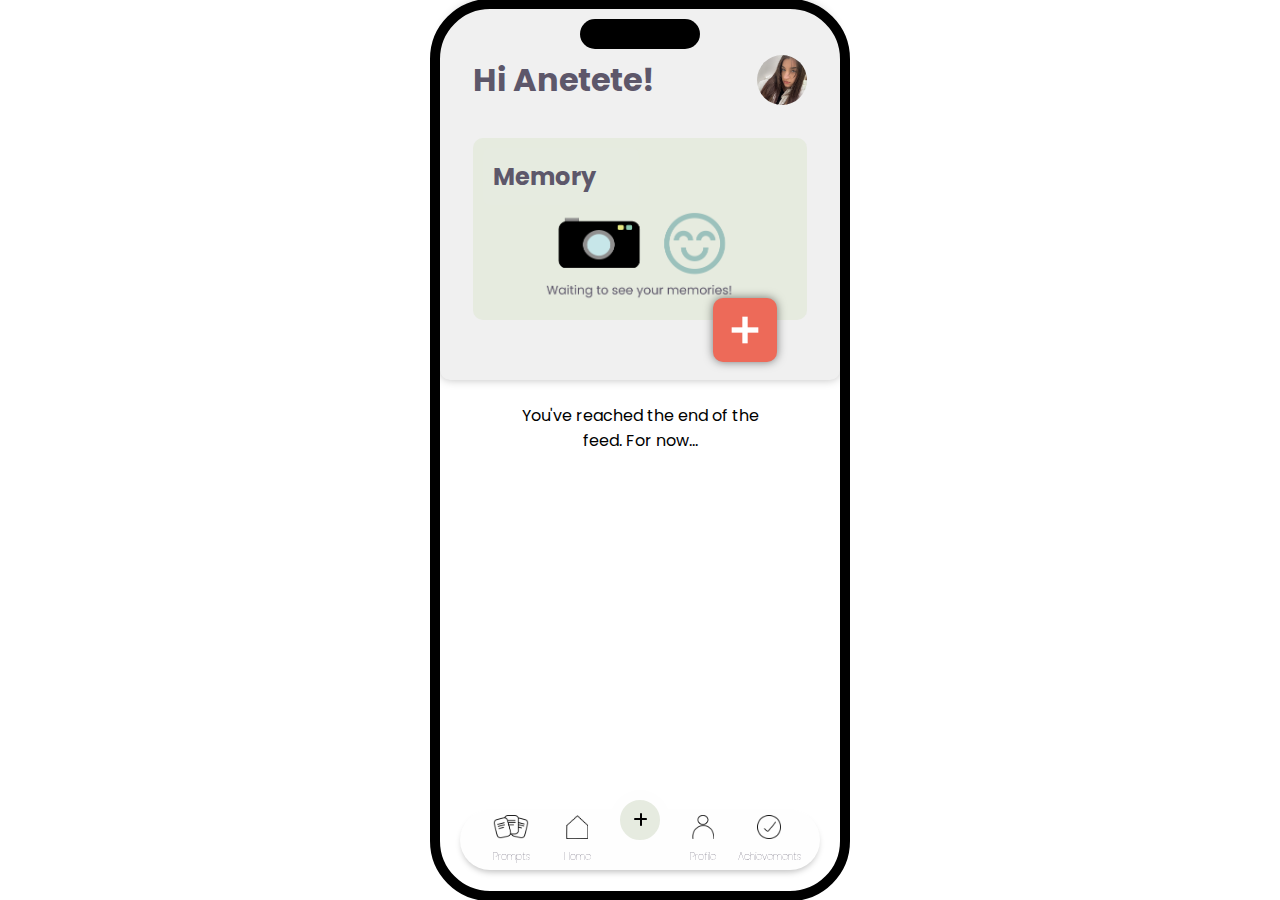
<file: index.html>
<!DOCTYPE html>
<html lang="en">
<head>
    <meta charset="UTF-8">
    <meta name="viewport" content="width=device-width, initial-scale=1.0">
    <title>Document</title>
    <link rel="stylesheet" href="index.css">
    <link href="https://cdnjs.cloudflare.com/ajax/libs/font-awesome/6.0.0-beta3/css/all.min.css" rel="stylesheet">
    <link href="https://fonts.googleapis.com/css2?family=Poppins:wght@300;400;500;600;700&display=swap" rel="stylesheet">
</head>
<body>
    

    <div class="header">

    <div class="content">

        
        
        <header>
            <h1>Hi Anetete!</h1>
           <div class="pfp"> <img src="profile_anetete.jpg" alt="profile_anetete"> </div>
        </header>

        <div class="memory">
            <img id="memory-image" src="memory.jpg" alt="No memory yet.">
            <div class="memory-box">
                <h2>Memory</h2>
                <span id="memory-date" style="color: #5D586A;"></span>
            </div>
        </div>

        
    </div> <!--class memory conten closing div--->

        <div class="js-dynamic-posts">
            <!--
                <div class="post">
            <div class="post-header">
                <img src="profile_anetete.jpg" alt="anetete's photo">
                <div class="post-info">
                    <span style="font-size: 18px;">Anetete</span>
                    <span>28-11-2024</span>
                </div>
            </div>
            <img class="picture" src="post1.jpg" alt="anetete's photo">

        </div>
        
        <div class="post">
            <div class="post-header">
                <img src="profile_anetete.jpg" alt="anetete's photo">
                <div class="post-info">
                    <span style="font-size: 18px;">Anetete</span>
                    <span>14-10-2024</span>
                </div>
            </div>
            <img class="picture" src="post2.jpg" alt="anetete's photo">

        </div>
            -->
        </div>

        <div class="container">
        <div class="end-of-content">
               <span>You've reached the end of the feed. For now...</span>
        </div>
        </div>

    </div> <!--header closing div-->


  <a href="memories.html" class="orange-button">
        <svg width="32" height="32" viewBox="0 0 24 24" xmlns="http://www.w3.org/2000/svg">
            <rect x="10" y="2" width="4" height="20" fill="white"/>
            <rect x="2" y="10" width="20" height="4" fill="white"/>
          </svg>
    </a>
    
    <input type="file" id="file-input" accept="image/*" style="display: none;">

    <nav>
        <div class="nav-line">
        
        <a href="prompts.html" class="nav-item">
            <img src="prompts.png" alt="Prompts" class="nav-icon">
            <span>Prompts</span>
        </a>
        <a href="index.html" class="nav-item">
            <img src="home.png" alt="Home" class="nav-icon">
            <span>Home</span>
        </a>

        <a href="#new" class="new-item plus-button js-new-item-button">
            <i class="fas fa-plus plus-icon"></i>
        </a>

        <a href="profile.html" class="nav-item">
            <img src="profile.png" alt="Profile" class="nav-icon">
            <span>Profile</span>
        </a>
        <a href="achievements.html" class="nav-item">
            <img src="achievements.png" alt="Achievements" class="nav-icon">
            <span>Achievements</span>
        </a>
        </div>
    </nav>

    <div class="phone-frame">
        <div class="camera"></div>
    </div>

    <script src="index.js"></script>

</body>
</html>
</file>
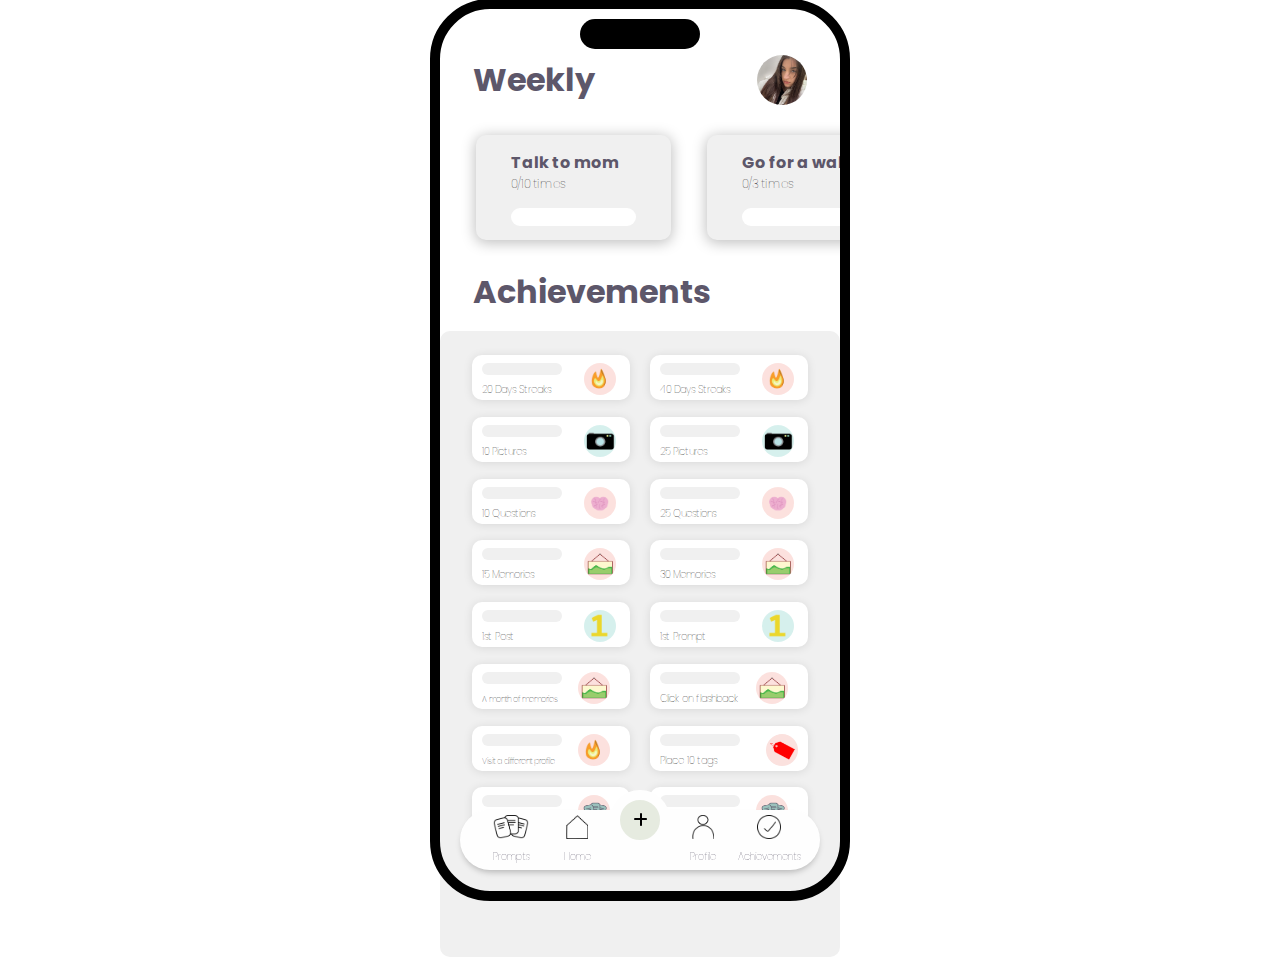
<file: achievements.html>
<!DOCTYPE html>
<html lang="en">
<head>
    <meta charset="UTF-8">
    <meta name="viewport" content="width=device-width, initial-scale=1.0">
    <title>Document</title>
    <link rel="stylesheet" href="achievements.css">
    <link href="https://fonts.googleapis.com/css2?family=Poppins:wght@300;400;500;600;700&display=swap" rel="stylesheet">
    <link href="https://cdnjs.cloudflare.com/ajax/libs/font-awesome/6.0.0-beta3/css/all.min.css" rel="stylesheet">
</head>
<body>

    <div class="content">

    <header>
        <h1>Weekly</h1>
        <div class="pfp">
        <img src="profile_anetete.jpg" alt="profile picture">
        </div>
    </header>

    <div class="weekly-achievements">
    <div class="weekly-box">
        <h5>Talk to mom</h5>
        <span>0/10 times</span>
        <div class="progress-bar"></div>
    </div>
    <div class="weekly-box">
        <h5>Go for a walk</h5>
        <span>0/3 times</span>
        <div class="progress-bar"></div>
    </div>
    <div class="weekly-box">
        <h5>Eat together</h5>
        <span>0/5 times</span>
        <div class="progress-bar"></div>
    </div>
    </div>

    <header2>
        <h1>Achievements</h1>
    </header2>

    
    <div class="achievements-container">
        <div class="achievement-box"> 
            <div class="achievement">
            <div class="small-bar"></div>
            <span>20 Days Streaks</span>
            </div>
            <img src="fire.png" class="badge" alt="fire">
        </div>
        <div class="achievement-box">
            <div class="achievement">
                <div class="small-bar"></div>
                <span>40 Days Streaks</span>
                </div>
                <img src="fire.png" class="badge" alt="fire">
        </div>
        <div class="achievement-box">
            <div class="achievement">
                <div class="small-bar"></div>
                <span>10 Pictures</span>
                </div>
                <img src="camera.png" class="badge" alt="fire">
        </div>
        <div class="achievement-box">
            <div class="achievement">
                <div class="small-bar"></div>
                <span>25 Pictures</span>
                </div>
                <img src="camera.png" class="badge" alt="fire">
        </div>
        <div class="achievement-box">
            <div class="achievement">
                <div class="small-bar"></div>
                <span>10 Questions</span>
                </div>
                <img src="brain.png" class="badge" alt="fire">
        </div>
        <div class="achievement-box">
            <div class="achievement">
                <div class="small-bar"></div>
                <span>25 Questions</span>
                </div>
                <img src="brain.png" class="badge" alt="fire">
        </div>
        <div class="achievement-box">
            <div class="achievement">
                <div class="small-bar"></div>
                <span>15 Memories</span>
                </div>
                <img src="picture.png" class="badge" alt="fire">
        </div>
        <div class="achievement-box">
            <div class="achievement">
                <div class="small-bar"></div>
                <span>30 Memories</span>
                </div>
                <img src="picture.png" class="badge" alt="fire">
        </div>
        <div class="achievement-box">
            <div class="achievement">
                <div class="small-bar"></div>
                <span>1st Post</span>
                </div>
                <img src="one.png" class="badge" alt="fire">
        </div>
        <div class="achievement-box">
            <div class="achievement">
                <div class="small-bar"></div>
                <span>1st Prompt</span>
                </div>
                <img src="one.png" class="badge" alt="fire">
        </div>
        <div class="achievement-box" style="column-gap: 16px;">
            <div class="achievement">
                <div class="small-bar"></div>
                <span style="font-size: 8px;">A month of memories</span>
                </div>
                <img src="picture.png" class="badge" alt="fire">
        </div>
        <div class="achievement-box" style="column-gap: 16px;"> 
            <div class="achievement">
                <div class="small-bar"></div>
                <span>Click on flashback</span>
                </div>
                <img src="picture.png" class="badge" alt="fire">
        </div>
        <div class="achievement-box" style="column-gap: 16px;">
            <div class="achievement">
                <div class="small-bar"></div>
                <span style="font-size: 8px;">Visit a different profile</span>
                </div>
                <img src="fire.png" class="badge" alt="fire">
        </div>
        <div class="achievement-box" style="column-gap: 26px;">
            <div class="achievement">
                <div class="small-bar"></div>
                <span>Place 10 tags</span>
                </div>
                <img src="tag.png" class="badge" alt="fire">
        </div>
        <div class="achievement-box" style="column-gap: 16px;">
            <div class="achievement">
                <div class="small-bar"></div>
                <span style="font-size: 8px;">Make 5 new prompts</span>
                </div>
                <img src="prompt.png" class="badge" alt="fire">
        </div>
        <div class="achievement-box" style="column-gap: 16px;">
            <div class="achievement">
                <div class="small-bar"></div>
                <span style="font-size: 8px;">Make 10 new prompts</span>
                </div>
                <img src="prompt.png" class="badge" alt="fire">
        </div> 
    </div>    
    </div>

    <nav>
        <div class="nav-line">
        
        <a href="prompts.html" class="nav-item">
            <img src="prompts.png" alt="Prompts" class="nav-icon">
            <span>Prompts</span>
        </a>
        <a href="index.html" class="nav-item">
            <img src="home.png" alt="Home" class="nav-icon">
            <span>Home</span>
        </a>

        <a href="index.html" class="new-item">
            <i class="fas fa-plus plus-icon"></i>
        </a>

        <a href="profile.html" class="nav-item">
            <img src="profile.png" alt="Profile" class="nav-icon">
            <span>Profile</span>
        </a>
        <a href="achievements.html" class="nav-item">
            <img src="achievements.png" alt="Achievements" class="nav-icon">
            <span>Achievements</span>
        </a>
        </div>
    </nav>
    
    <div class="phone-frame">
        <div class="camera"></div>
    </div>
    <script src="index.js"></script>
</body>

</html>
</file>
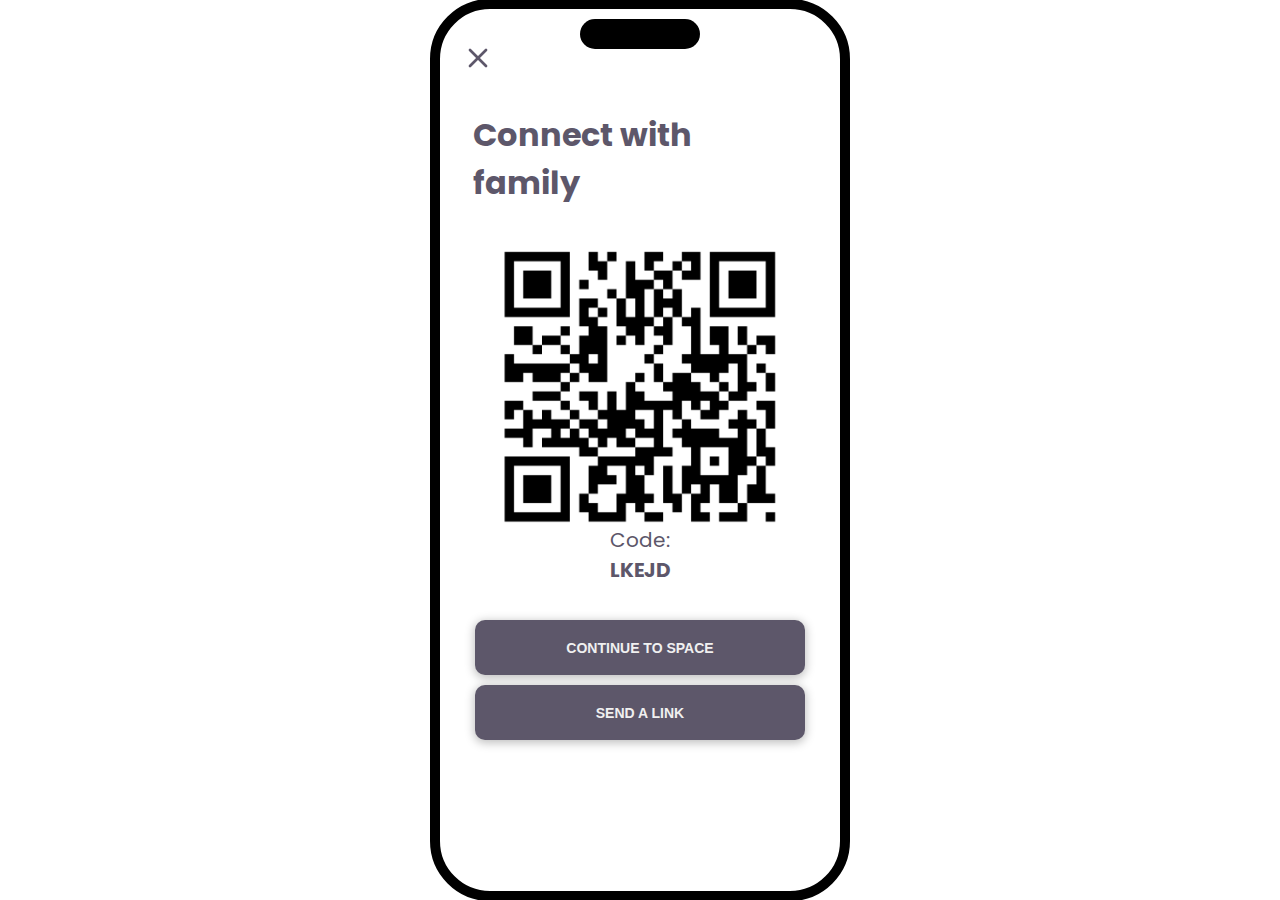
<file: connect.html>
<!DOCTYPE html>
<html lang="en">
<head>
    <meta charset="UTF-8">
    <meta name="viewport" content="width=device-width, initial-scale=1.0">
    <title>Document</title>
    <link rel="stylesheet" href="connect.css">
    <link href="https://fonts.googleapis.com/css2?family=Poppins:wght@300;400;500;600;700&display=swap" rel="stylesheet">
    <link href="https://cdnjs.cloudflare.com/ajax/libs/font-awesome/6.0.0-beta3/css/all.min.css" rel="stylesheet">
</head>
<body>
    <div class="content">
       <a href="profile.html"> <svg xmlns="http://www.w3.org/2000/svg" width="32" height="32" viewBox="0 0 24 24" fill="none" stroke="currentColor" stroke-width="2" stroke-linecap="round" stroke-linejoin="round">
            <line x1="18" y1="6" x2="6" y2="18"></line>
            <line x1="6" y1="6" x2="18" y2="18"></line>
          </svg> </a>
       <header>
        <h1>Connect with<br> family</h1>
    </header> 
        <div class="qr-container">
        <img src="qrcode.png" alt="qr code">
        <span>Code:</span>
        <span style="font-weight: bold;">LKEJD</span>
        </div>

        <div class="button-container">
            <a href="profile.html"><button>CONTINUE TO SPACE</button></a>
            <button>SEND A LINK</button>
        </div>

    </div>
    

    <div class="phone-frame">
        <div class="camera"></div>
    </div>
</body>
</html>
</file>
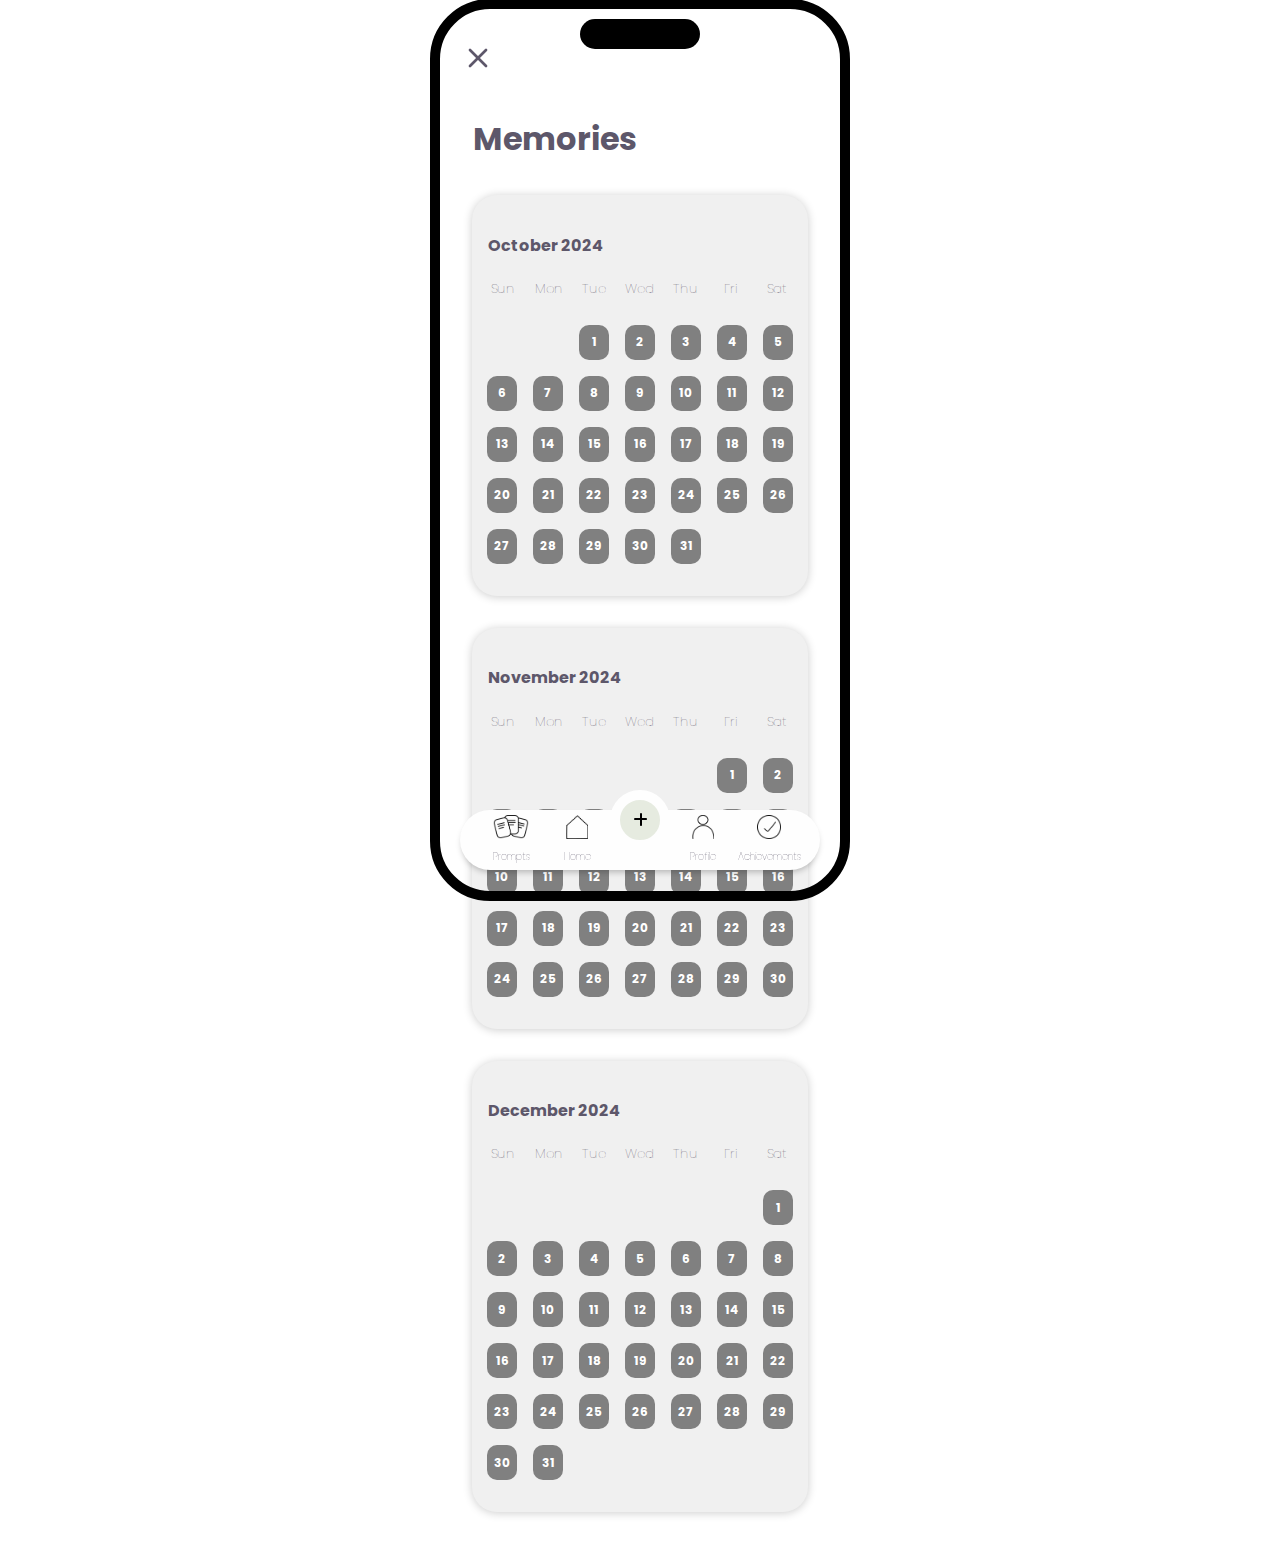
<file: memories.html>
<!DOCTYPE html>
<html lang="en">
<head>
    <meta charset="UTF-8">
    <meta name="viewport" content="width=device-width, initial-scale=1.0">
    <title>Document</title>
    <link rel="stylesheet" href="memories.css">
    <link href="https://cdnjs.cloudflare.com/ajax/libs/font-awesome/6.0.0-beta3/css/all.min.css" rel="stylesheet">
    <link href="https://fonts.googleapis.com/css2?family=Poppins:wght@300;400;500;600;700&display=swap" rel="stylesheet">
</head>
<body>
        <div class="content">
            <a href="index.html"> <svg xmlns="http://www.w3.org/2000/svg" width="32" height="32" viewBox="0 0 24 24" fill="none" stroke="currentColor" stroke-width="2" stroke-linecap="round" stroke-linejoin="round">
                <line x1="18" y1="6" x2="6" y2="18"></line>
                <line x1="6" y1="6" x2="18" y2="18"></line>
              </svg> </a>
         <h1>Memories</h1>
    
          

            <div class="container">
                <h4>October 2024</h4>
                <div class="days-of-week">
                    <span>Sun</span>
                    <span>Mon</span>
                    <span>Tue</span>
                    <span>Wed</span>
                    <span>Thu</span>
                    <span>Fri</span>
                    <span>Sat</span>
                  </div>
                <div class="cards-container-october">
                </div>
            </div>

            <div class="container">
                <h4>November 2024</h4>
                <div class="days-of-week">
                    <span>Sun</span>
                    <span>Mon</span>
                    <span>Tue</span>
                    <span>Wed</span>
                    <span>Thu</span>
                    <span>Fri</span>
                    <span>Sat</span>
                  </div>
                <div class="cards-container-november">
                </div>
            </div>

            <div class="container">
                <h4>December 2024</h4>
                <div class="days-of-week">
                    <span>Sun</span>
                    <span>Mon</span>
                    <span>Tue</span>
                    <span>Wed</span>
                    <span>Thu</span>
                    <span>Fri</span>
                    <span>Sat</span>
                  </div>
                <div class="cards-container-december">
                </div>
            </div>

        
            <input type="file" id="fileInput" accept="image/*" style="display: none;">
        </div>

        <nav>
            <div class="nav-line">
            
            <a href="prompts.html" class="nav-item">
                <img src="prompts.png" alt="Prompts" class="nav-icon">
                <span>Prompts</span>
            </a>
            <a href="index.html" class="nav-item">
                <img src="home.png" alt="Home" class="nav-icon">
                <span>Home</span>
            </a>
    
            <a href="#new" class="new-item plus-button js-new-item-button">
                <i class="fas fa-plus plus-icon"></i>
            </a>
    
            <a href="profile.html" class="nav-item">
                <img src="profile.png" alt="Profile" class="nav-icon">
                <span>Profile</span>
            </a>
            <a href="achievements.html" class="nav-item">
                <img src="achievements.png" alt="Achievements" class="nav-icon">
                <span>Achievements</span>
            </a>
            </div>
        </nav>

        <div class="phone-frame">
            <div class="camera"></div>
        </div>

        <script src="memories.js">
        </script>
</body>
</html>
</file>
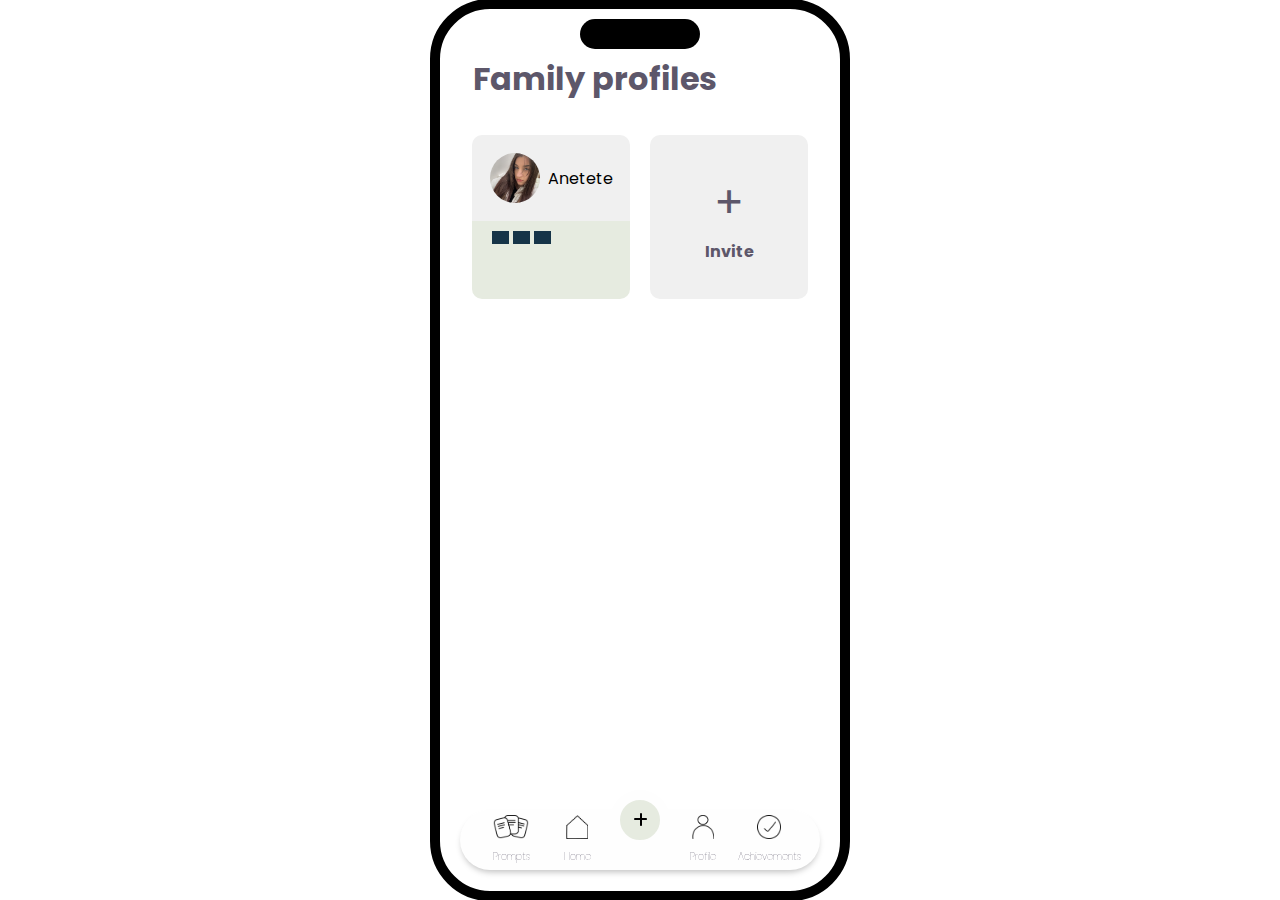
<file: profile.html>
<!DOCTYPE html>
<html lang="en">
<head>
    <meta charset="UTF-8">
    <meta name="viewport" content="width=device-width, initial-scale=1.0">
    <title>Document</title>
    <link rel="stylesheet" href="profile.css">
    <link href="https://cdnjs.cloudflare.com/ajax/libs/font-awesome/6.0.0-beta3/css/all.min.css" rel="stylesheet">
    <link href="https://fonts.googleapis.com/css2?family=Poppins:wght@300;400;500;600;700&display=swap" rel="stylesheet">
</head>
<body>
    <div class="content">
    <header>
        <h1>Family profiles</h1>
    </header>
        <div class="profiles-container">
            <div class="box">
                <div class="profile">  
                    <img src="profile_anetete.jpg" alt="anetete pfp">
                    <span>Anetete</span>
                </div>
            <div class="profile-footer">
                <div class="square"></div>
                <div class="square"></div>
                <div class="square"></div>
            </div>
            </div> <!--box closing-->
            <div class="invite">
                <a href="connect.html" style="font-size: 44px; font-weight: medium; text-decoration: none; color:#5D576A">+</a>
                <span style="font-size: 16px; font-weight: bold;">Invite</span>
            </div>
            <!--
            <div class="box">
                <div class="profile">    
            </div>
            <div class="profile-footer"></div>
            </div>
            <div class="box">
                <div class="profile">    
            </div>
            <div class="profile-footer"></div>
            </div>
            <div class="box">
                <div class="profile">    
            </div>
            <div class="profile-footer"></div>
            </div>
        -->
        </div>


    </div>
    
    <nav>
        <div class="nav-line">
        
        <a href="prompts.html" class="nav-item">
            <img src="prompts.png" alt="Prompts" class="nav-icon">
            <span>Prompts</span>
        </a>
        <a href="index.html" class="nav-item">
            <img src="home.png" alt="Home" class="nav-icon">
            <span>Home</span>
        </a>

        <a href="index.html" class="new-item">
            <i class="fas fa-plus plus-icon"></i>
        </a>

        <a href="profile.html" class="nav-item">
            <img src="profile.png" alt="Profile" class="nav-icon">
            <span>Profile</span>
        </a>
        <a href="achievements.html" class="nav-item">
            <img src="achievements.png" alt="Achievements" class="nav-icon">
            <span>Achievements</span>
        </a>
        </div>
    </nav>
    <div class="phone-frame">
        <div class="camera"></div>
    </div>
    <script src="index.js"></script>
</body>
</html>
</file>
<file: index.css>
body{
    font-family: 'Poppins', sans-serif;
    display: flex;
    justify-content: center;
    align-items: center;
    margin: 0;
    padding: 0;
    flex-direction: column;
}
.phone-frame{
    width: 400px;
    height: 98vh;
    border-radius: 60px;
    overflow: hidden;
    border: 10px solid black;
    position: fixed;
    top: 50%;
    left: 50%;
    transform: translate(-50%, -50%);
    pointer-events: none;
}
.camera{
    width: 120px;
    height: 30px;
    border-radius: 20px;
    background-color: black;
    position: relative;
    top: 10px;
    left: 50%;
    transform: translateX(-50%);
}
.content{
    width: 400px;
    overflow: hidden;
    border-radius: 60px;
    top: 0px;
}

nav{
    width: 360px;
    height: 60px;
    background-color: #fefefe;
    border-radius: 40px;
    display: flex;
    justify-content: center;
    align-items: center;
    position: absolute;
    bottom: 30px;
    left: 0;
    padding: 20px 0;
    left: 50%; 
    transform: translateX(-50%);
    box-shadow: 0 4px 6px -2px rgba(0, 0, 0, 0.25);
    padding: 0;
    margin: 0;
    position: fixed;
}

.nav-line{
    width: 90%;
    height: 100%;
    display: flex;
    align-items: center;
    flex-direction: row;
}
.nav-item{
    list-style: none;
    display: flex;
    align-items: center;
    flex-direction: column; 
    width: 100%;    
    cursor: pointer; 
    text-decoration: none;
    z-index: 10;
}

.nav-item .nav-icon {
    width: auto; 
    height: 24px; 
    padding-bottom: 10px;
  }

.nav-item span{
    flex-direction: column;
    color: #5D576A;
    font-size: 10px;
    font-weight: lighter;
}

.new-item{
    border-radius: 50%;
    width: 40px;
    height: 40px;
    background-color: #E6EBE0;
    border: #fefefe solid 10px;
    position: relative; /* Enable relative positioning */
    top: -20px; /* Move the circle up by 20px */
    z-index: 1; /* Ensure the circle is above other elements */
    text-decoration: none;
}

.new-item .plus-icon{
    width: 40px;
    height: 40px;
    display: flex;
    justify-content: center;
    align-items: center;
    color: black;
}
h1, h2{
    color: #5d576a;
    margin: 0;
}
header{
    display: flex;
    justify-content: space-between;
    align-items: center;
    padding-left: 33px;
    padding-right: 33px;
    padding-top: 55px;
    padding-bottom: 0;
}
.pfp{
    width: 50px;
    height: 50px;
    border-radius: 50%;
    overflow: hidden;
}
.pfp img{
    width: 100%;
    height: 100%;
    object-fit: cover;
}
.memory{
    display: flex;
    padding: 33px;
    height: 182px;
}
.memory img{
    width: 100%;
    height: 100%;
    border-radius: 10px;
    object-fit: cover;
}
.memory-box{
    width: 146px;
    height: 57px;
    background-color: #E6EBE0;
    border-radius: 7px;
    position: absolute;
    margin-left: 10px;
    margin-top: 10px;
    display: flex;
    flex-direction: column; 
    justify-content: center;
    text-align: left;
    padding-left: 10px;
}
.orange-button{
    width: 64px;
    height: 64px;
    background-color: #ED6A59;
    border-radius: 10px;
    border: none;
    position: absolute;
    margin-left: 210px;
    margin-top: 280px;
    padding: 0;
    display: flex;
    justify-content: center;
    align-items: center;
    box-shadow: 0px 0px 10px rgba(0, 0, 0, 0.5);
    cursor: pointer;
}

.header{
    width: 400px;
    height: 380px;
    background-color: #F0F0F0;
    box-shadow: 0px 0px 10px rgba(0, 0, 0, 0.25);
    border-radius: 50px 50px 10px 10px;
    padding: 0px;
    margin: 0px;
}
.post{
    position: relative;
    margin: 30px;
    padding-top: 30px;
}
.post-header{
    display: flex;
    margin-bottom: 10px;
}
.post-header img{
    width: 42px;
    height: 42px;
    border-radius: 50%;
    object-fit: cover;
    
}
.post-info{
    display: flex;
    flex-direction: column;
    font-size: 12px;
    margin-left: 5px;
    color: #5D576A;
}
.picture{
    width: 100%;
    height: 200px;
    object-fit: cover;
    border-radius: 0px 10px 10px 10px;
}
.phone-frame, .camera, .header {
    pointer-events: none;
}
#posts-container {
    margin-top: 20px; /* Optional: Adds some space between the memory section and posts */
    display: flex;
    flex-direction: column;  /* Ensures posts stack vertically */
    gap: 20px; /* Optional: Adds some gap between posts */
}
.end-of-content{
    width: 250px;
    text-align: center;
}
.container{
    width: 400px;
    display: flex;
    justify-content: center;
    align-items: center;
    margin-top: 50px;
    padding-bottom: 150px;
}
</file>
<file: achievements.css>
body{
    font-family: 'Poppins', sans-serif;
    display: flex;
    justify-content: center;
    align-items: center;
    margin: 0;
    padding: 0;
    flex-direction: column;
}
.phone-frame{
    width: 400px;
    height: 98vh;
    border-radius: 60px;
    overflow: hidden;
    border: 10px solid black;
    position: fixed;
    top: 50%;
    left: 50%;
    transform: translate(-50%, -50%);
    pointer-events: none;
}
.camera{
    width: 120px;
    height: 30px;
    border-radius: 20px;
    background-color: black;
    position: relative;
    top: 10px;
    left: 50%;
    transform: translateX(-50%);
}
.content{
    width: 400px;
    overflow: hidden;
    top: 0px;
    padding-bottom: 10px;
}
nav{
    width: 360px;
    height: 60px;
    background-color: #fefefe;
    border-radius: 40px;
    display: flex;
    justify-content: center;
    align-items: center;
    position: absolute;
    bottom: 30px;
    left: 0;
    padding: 20px 0;
    left: 50%; 
    transform: translateX(-50%);
    box-shadow: 0 4px 6px -2px rgba(0, 0, 0, 0.25);
    padding: 0;
    margin: 0;
    position: fixed;
}

.nav-line{
    width: 90%;
    height: 100%;
    display: flex;
    align-items: center;
    flex-direction: row;
}
.nav-item{
    list-style: none;
    display: flex;
    align-items: center;
    flex-direction: column; 
    width: 100%;    
    cursor: pointer; 
    text-decoration: none;
    z-index: 10;
}

.nav-item .nav-icon {
    width: auto; 
    height: 24px; 
    padding-bottom: 10px;
  }

.nav-item span{
    flex-direction: column;
    color: #5D576A;
    font-size: 10px;
    font-weight: lighter;
}

.new-item{
    border-radius: 50%;
    width: 40px;
    height: 40px;
    background-color: #E6EBE0;
    border: #fefefe solid 10px;
    position: relative; 
    top: -20px; 
    z-index: 1;
    text-decoration: none;
}

.new-item .plus-icon{
    width: 40px;
    height: 40px;
    display: flex;
    justify-content: center;
    align-items: center;
    color: black;
}
h1, h2, h5{
    color: #5d576a;
    margin: 0;
}
header{
    display: flex;
    justify-content: space-between;
    align-items: center;
    padding-left: 33px;
    padding-right: 33px;
    padding-top: 55px;
    padding-bottom: 0;
}
header2{
    display: flex;
    justify-content: space-between;
    align-items: center;
    padding-left: 33px;
    padding-right: 33px;
    padding-top: 12px;
    padding-bottom: 15px;
}
.pfp{
    width: 50px;
    height: 50px;
    border-radius: 50%;
    overflow: hidden;
}
.pfp img{
    width: 100%;
    height: 100%;
    object-fit: cover;
}
.weekly-achievements{
    display: flex;
    overflow-x: auto; 
    width: 100%;
    gap: 36px;
    padding-top: 30px;
    padding-left: 36px;
    padding-bottom: 16px; 
    scrollbar-width: none;
}
.weekly-box{
    min-width: 195px;
    height: 105px;
    border-radius: 10px;
    background-color: #F0F0F0;
    box-shadow: 0 2px 14px 1px rgba(0, 0, 0, 0.25);
    display: flex;
    flex-direction: column;
    text-align: left;
    justify-content: center;
}
.weekly-box h5{
    font-size: 16px;
    margin-left: 35px;
}
.weekly-box span{
    font-size: 12px; 
    font-weight: lighter;
    margin-left: 35px;
}
.progress-bar{
    width: 125px;
    height: 18px;
    background-color: #ffffff;
    border-radius: 10px;
    margin-top: 15px;
    margin-left: 35px;
}
.achievements-container{
    width: 100%x;
    height: 480px;
    background-color: #F0F0F0;
    border-radius: 10px;
    padding-top: 24px;
    padding-left: 32px;
    padding-right: 32px;
    padding-bottom: 122px;
    border-radius: 10px;
    display: grid;
    grid-template-columns: repeat(2, 1fr);
    column-gap: 20px;
    row-gap: 14px;
}
.achievement-box{
    width: 100%;
    height: 45px;
    background-color: #ffffff;
    border-radius: 10px;
    margin: 0;
    padding: 0;
    box-shadow: 0 1px 10px 0px rgba(0, 0, 0, 0.1);
    display: flex;
    flex-direction: row;
    column-gap: 22px;
}
.small-bar{
    width: 80px;
    height: 12px;
    background-color: #F0F0F0;
    border-radius: 10px;
}
.achievement-box img{
    width: 32px;
    height: 32px;
    border-radius: 50%;
    object-fit: cover;
    margin-top: 8px;
}
.achievement-box span{
    font-size: 10px; 
    font-weight: lighter;
}
.achievement{
    padding-left: 10px;
    padding-top: 8px;
}
</file>
<file: connect.css>
body{
    font-family: 'Poppins', sans-serif;
    display: flex;
    justify-content: center;
    align-items: center;
    margin: 0;
    padding: 0;
    flex-direction: column;
}
.phone-frame{
    width: 400px;
    height: 98vh;
    border-radius: 60px;
    overflow: hidden;
    border: 10px solid black;
    position: fixed;
    top: 50%;
    left: 50%;
    transform: translate(-50%, -50%);
    pointer-events: none;
}
.camera{
    width: 120px;
    height: 30px;
    border-radius: 20px;
    background-color: black;
    position: relative;
    top: 10px;
    left: 50%;
    transform: translateX(-50%);
}
.content{
    width: 400px;
    overflow: hidden;
    top: 0px;
    padding-bottom: 10px;
}
h1, h2, h5{
    color: #5d576a;
    margin: 0;
}
header{
    display: flex;
    justify-content: space-between;
    align-items: right;
    padding-left: 33px;
    padding-top: 72px;
    padding-bottom: 0;
    margin-bottom: 0px;
}
.content svg{
    position: relative;
    top: 42px;
    left: 22px;
    color: #5d576a;
}
.content img{
    width: 278px;
    height: 278px;
    object-fit: cover;
}
.qr-container{
    display: flex;
    justify-content: center;
    align-items: center;
    flex-direction: column;
    margin-top: 40px;
    margin-bottom: 30px;
}
.qr-container span{
    color: #5D576A;
    font-size: 20px;
}
.button-container{
    display: flex;
    justify-content: center;
    align-items: center;
    flex-direction: column;
}
.button-container button{
    width: 330px;
    height: 55px;;
    background-color: #5D576A;
    border-radius: 10px;
    color: #F0F0F0;
    box-shadow: 0 2px 10px 1px rgba(0, 0, 0, 0.25);
    border-style: none;
    font-size: 14px;
    font-weight: bolder;
    margin: 5px;
    cursor: pointer;
}
</file>
<file: memories.css>
body{
    font-family: 'Poppins', sans-serif;
    display: flex;
    justify-content: center;
    align-items: center;
    margin: 0;
    padding: 0;
    flex-direction: column;
}
.content{
    width: 400px;
    overflow: hidden;
    border-radius: 60px;
    top: 0px;
}
.phone-frame{
    width: 400px;
    height: 98vh;
    border-radius: 60px;
    overflow: hidden;
    border: 10px solid black;
    position: fixed;
    top: 50%;
    left: 50%;
    transform: translate(-50%, -50%);
    pointer-events: none;
}
.camera{
    width: 120px;
    height: 30px;
    border-radius: 20px;
    background-color: black;
    position: relative;
    top: 10px;
    left: 50%;
    transform: translateX(-50%);
}
h1{
    color: #5d576a;
    padding: 16px;
    padding-left: 33px;
    padding-right: 33px;
    padding-top: 55px;
    padding-bottom: 0;
}
h4{
    color: #5d576a;
}
.container{
    background-color: #F0F0F0;
    border-radius: 25px;
    margin: 32px;
    padding: 16px;
    box-shadow:  0 1px 10px 0px rgba(0, 0, 0, 0.2);
}
.day{
    font-size: smaller;
    color: #868091;
}
.cards-container-october{
    display: grid; 
    flex-direction: column;
    justify-content: center;
    align-items: center;
    text-align: center;
    grid-template-columns: repeat(7, 1fr);
    padding: 16px;
    gap: 16px;
    margin-top: 10px;
}
.cards-container-november{
    display: grid; 
    flex-direction: column;
    justify-content: center;
    align-items: center;
    text-align: center;
    grid-template-columns: repeat(7, 1fr);
    padding: 16px;
    gap: 16px;
    margin-top: 10px;
}

.cards-container-december{
    display: grid; 
    flex-direction: column;
    justify-content: center;
    align-items: center;
    text-align: center;
    grid-template-columns: repeat(7, 1fr);
    padding: 16px;
    gap: 16px;
    margin-top: 10px;
}
.card{
    width: 30px;
    height: 35px;
    border-radius: 10px;
    display: flex;
    justify-content: center;
    align-items: center;
    overflow: hidden;
    background-color: grey;
    cursor: pointer;
}
.card img{
    width: 100%;
    height: 100%;
    object-fit: cover;
}
.card a{
    position: absolute;
    color: white;
    font-size: 12px;
    text-align: center;
    font-weight: bold;
}
.card a:hover{
    cursor: pointer;
}
.container .cards-container .card1,
.container .cards-container .card2,
.container .cards-container .card28,
.container .cards-container .card27{
    visibility: hidden; 
}
nav{
    width: 360px;
    height: 60px;
    background-color: #fefefe;
    border-radius: 40px;
    display: flex;
    justify-content: center;
    align-items: center;
    position: absolute;
    bottom: 30px;
    left: 0;
    padding: 20px 0;
    left: 50%; 
    transform: translateX(-50%);
    box-shadow: 0 4px 6px -2px rgba(0, 0, 0, 0.25);
    padding: 0;
    margin: 0;
    position: fixed;
}

.nav-line{
    width: 90%;
    height: 100%;
    display: flex;
    align-items: center;
    flex-direction: row;
}
.nav-item{
    list-style: none;
    display: flex;
    align-items: center;
    flex-direction: column; 
    width: 100%;    
    cursor: pointer; 
    text-decoration: none;
}

.nav-item .nav-icon {
    width: auto; 
    height: 24px; 
    padding-bottom: 10px;
  }

.nav-item span{
    flex-direction: column;
    color: #5D576A;
    font-size: 10px;
    font-weight: lighter;
}

.new-item{
    border-radius: 50%;
    width: 40px;
    height: 40px;
    background-color: #E6EBE0;
    border: #fefefe solid 10px;
    position: relative; /* Enable relative positioning */
    top: -20px; /* Move the circle up by 20px */
    z-index: 1; /* Ensure the circle is above other elements */
    text-decoration: none;
}

.new-item .plus-icon{
    width: 40px;
    height: 40px;
    display: flex;
    justify-content: center;
    align-items: center;
    color: black;
}
.days-of-week{
    display: flex;
    flex-direction: row;
    justify-content: space-between;
    align-items: center;
    font-weight: lighter;
    font-size: smaller;
}
.days-of-week span{
    min-width: 30px;
    text-align: center;
    color: #5E576B;
}
.content svg{
    position: relative;
    top: 42px;
    left: 22px;
    color: #5d576a;
}
</file>
<file: profile.css>
body{
    font-family: 'Poppins', sans-serif;
    display: flex;
    justify-content: center;
    align-items: center;
    margin: 0;
    padding: 0;
    flex-direction: column;
}
.phone-frame{
    width: 400px;
    height: 98vh;
    border-radius: 60px;
    overflow: hidden;
    border: 10px solid black;
    position: fixed;
    top: 50%;
    left: 50%;
    transform: translate(-50%, -50%);
    pointer-events: none;
}
.camera{
    width: 120px;
    height: 30px;
    border-radius: 20px;
    background-color: black;
    position: relative;
    top: 10px;
    left: 50%;
    transform: translateX(-50%);
}
.content{
    width: 400px;
    overflow: hidden;
    top: 0px;
    padding-bottom: 10px;
}
header{
    display: flex;
    justify-content: space-between;
    align-items: center;
    padding-left: 33px;
    padding-right: 33px;
    padding-top: 55px;
    padding-bottom: 0;
}
h1, h2, h5{
    color: #5d576a;
    margin: 0;
}
nav{
    width: 360px;
    height: 60px;
    background-color: #fefefe;
    border-radius: 40px;
    display: flex;
    justify-content: center;
    align-items: center;
    position: absolute;
    bottom: 30px;
    left: 0;
    padding: 20px 0;
    left: 50%; 
    transform: translateX(-50%);
    box-shadow: 0 4px 6px -2px rgba(0, 0, 0, 0.25);
    padding: 0;
    margin: 0;
    position: fixed;
}

.nav-line{
    width: 90%;
    height: 100%;
    display: flex;
    align-items: center;
    flex-direction: row;
}
.nav-item{
    list-style: none;
    display: flex;
    align-items: center;
    flex-direction: column; 
    width: 100%;    
    cursor: pointer; 
    text-decoration: none;
}

.nav-item .nav-icon {
    width: auto; 
    height: 24px; 
    padding-bottom: 10px;
  }

.nav-item span{
    flex-direction: column;
    color: #5D576A;
    font-size: 10px;
    font-weight: lighter;
}

.new-item{
    border-radius: 50%;
    width: 40px;
    height: 40px;
    background-color: #E6EBE0;
    border: #fefefe solid 10px;
    position: relative; /* Enable relative positioning */
    top: -20px; /* Move the circle up by 20px */
    z-index: 1; /* Ensure the circle is above other elements */
    text-decoration: none;
}

.new-item .plus-icon{
    width: 40px;
    height: 40px;
    display: flex;
    justify-content: center;
    align-items: center;
    color: black;
}
.profiles-container{
    display: grid;
    grid-template-columns: repeat(2, 1fr);
    gap: 20px;
    padding: 32px;
}
.profile{
    width: 100%;
    height: 86px;
    background-color: #F0F0F0;
    border-radius: 10px 10px 0 0;
    display: flex;
    justify-content: center;
    align-items: center;
    gap: 8px;
}
.profile-footer{
    max-width: 100%;
    height: 68px;
    background-color: #E6EBE0;
    border-radius: 0 0 10px 10px;
    display: flex;
    gap: 4px;
    padding-left: 20px; 
    padding-top: 10px;  
}
.profile img{
    width: 50px;
    height: 50px;
    border-radius: 50%;
    object-fit: cover;
}
.square{
    width: 17px;
    height: 13px;
    background-color: #163448;
}
.invite{
    width: 100%;
    height: 100%;
    border-radius: 10px;
    background-color: #F0F0F0;
    display: flex;
    flex-direction: column;
    justify-content: center;
    align-items: center;
    gap: 4px;
    cursor: pointer;
    color: #5D576A;
}
</file>
